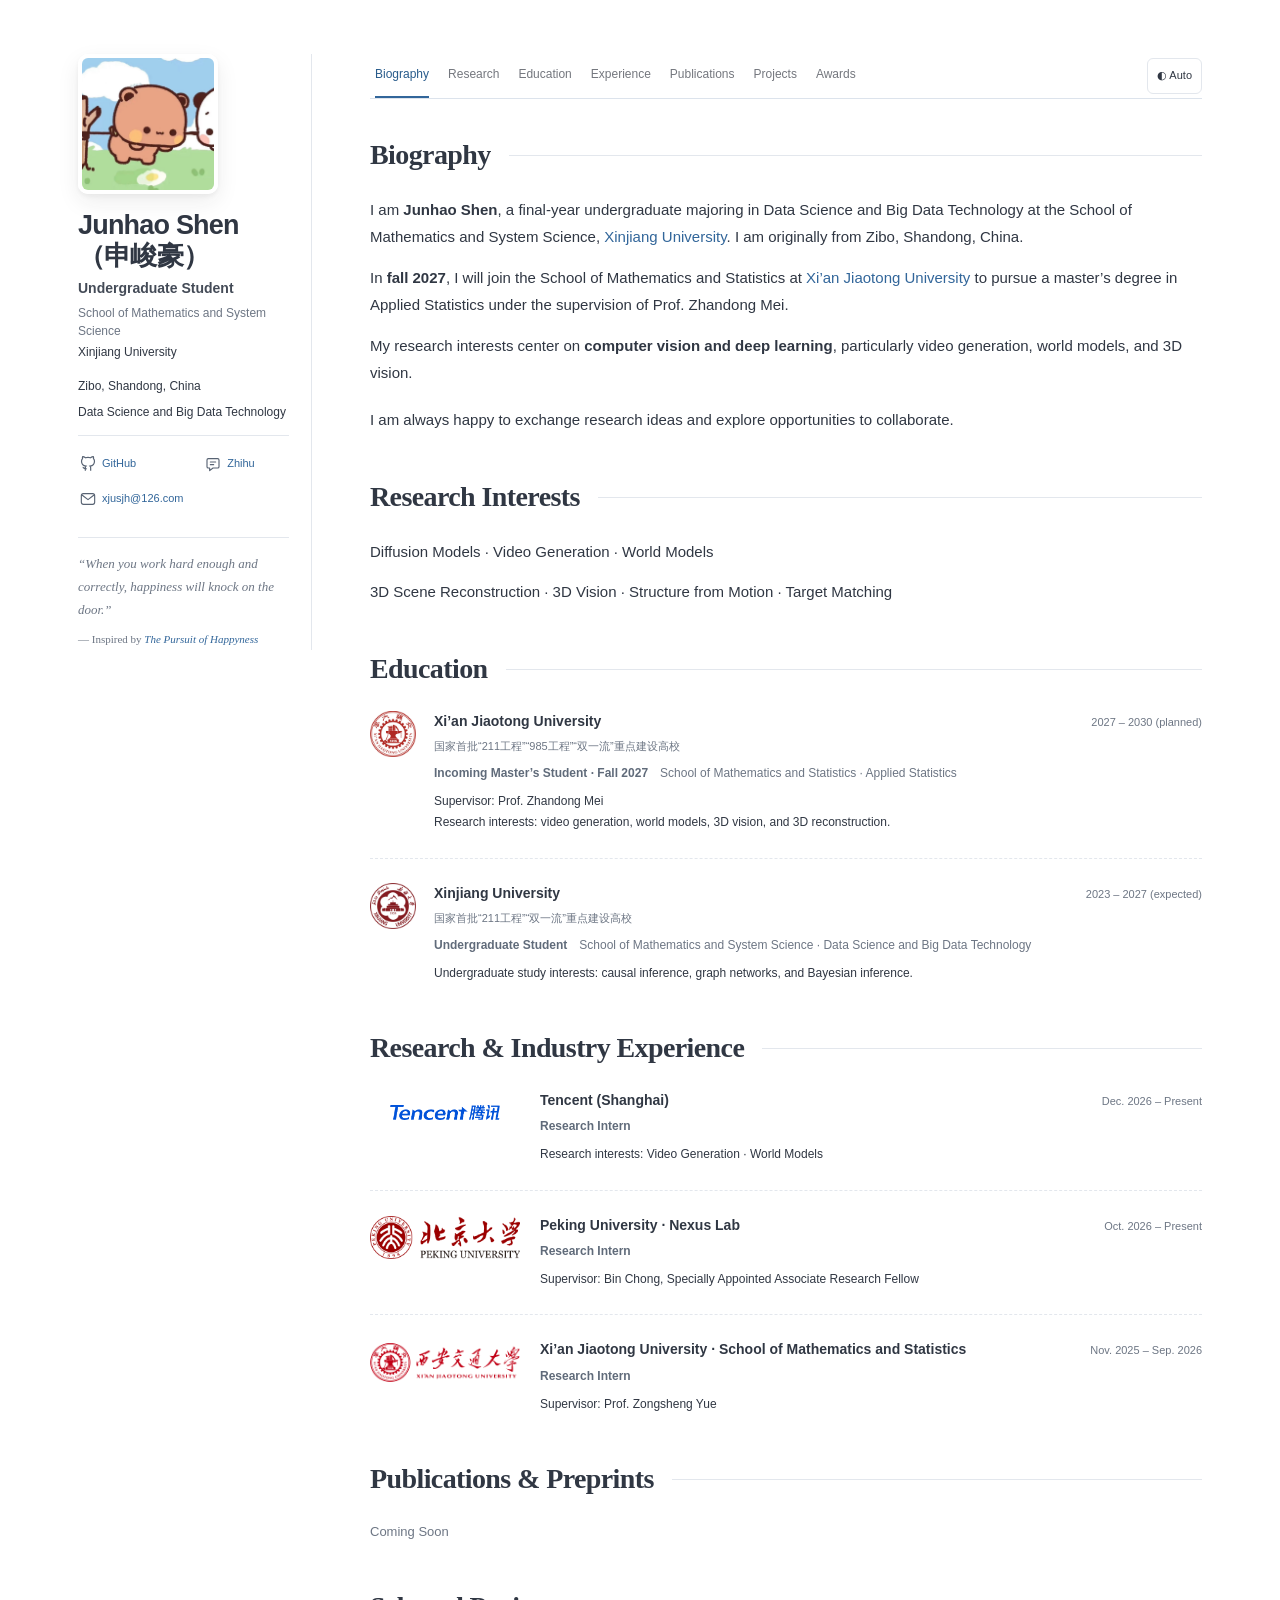
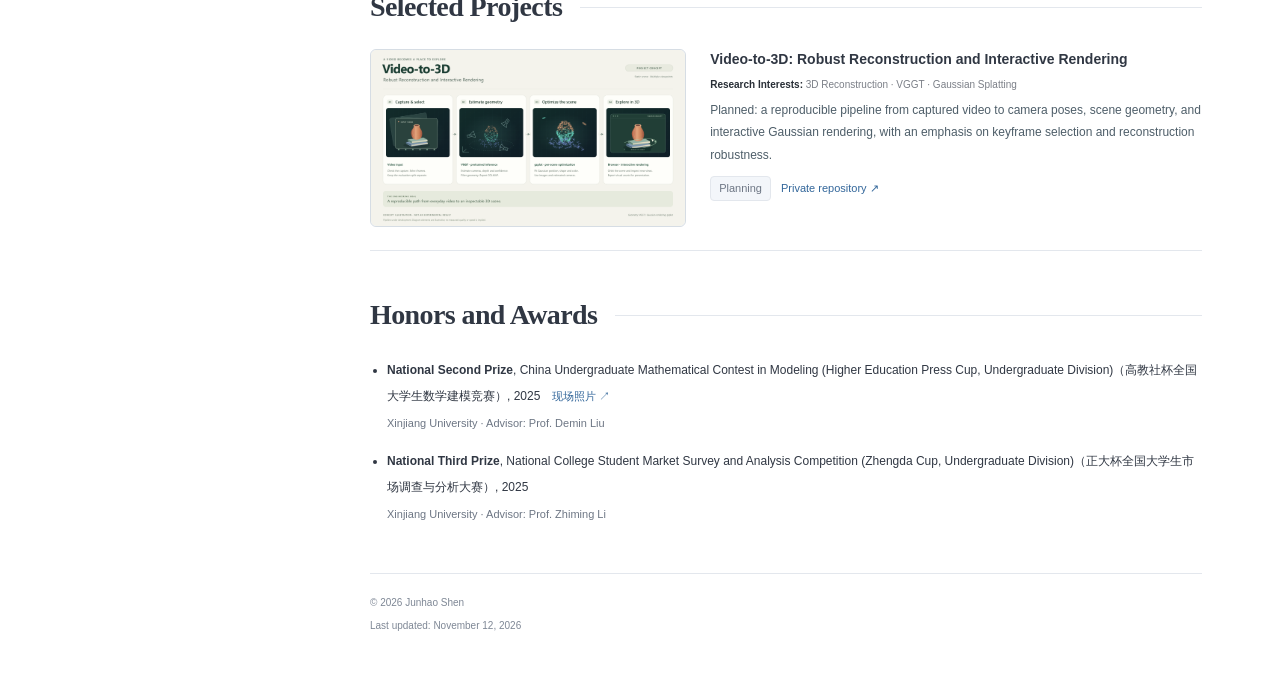
<file: index.html>
<!DOCTYPE html><html lang="en"><head>
  <meta charset="UTF-8">
  <script src="./js/theme.js"></script>
  <meta name="viewport" content="width=device-width, initial-scale=1.0">
  <title>Junhao Shen | Academic Homepage</title>
  <meta name="description" content="Academic homepage of Junhao Shen: computer vision, video generation, world models, and 3D reconstruction.">
  <meta name="author" content="Junhao Shen">
  <meta name="robots" content="noindex, nofollow">
  <link rel="icon" href="./img/favicon.svg" type="image/svg+xml">
  <link rel="stylesheet" href="./css/site.css">
  <link rel="stylesheet" href="./css/personal.css">
  <script src="./js/main.js" defer=""></script>
  <link rel="stylesheet" href="./css/theme.css">
</head>
<body>
<a class="skip-link" href="#about">Skip to content</a>
<div class="layout-wrapper">
  <aside class="sidebar">
    <div class="sidebar-card">
      <div class="profile-avatar"><img src="./img/avatar.jpg" alt="Illustrated avatar of Junhao Shen" width="140" height="140"></div>
      <h1 class="profile-name">Junhao Shen（申峻豪）</h1>
      <div class="profile-title">Undergraduate Student</div>
      <div class="profile-org">School of Mathematics and System Science</div>
      <div class="profile-dept">Xinjiang University</div>
      <ul class="profile-info-list"><li>Zibo, Shandong, China</li><li>Data Science and Big Data Technology</li></ul>
      <ul class="profile-social-list"><li><a href="https://github.com/J10veff" target="_blank" rel="noopener noreferrer"><svg class="profile-link-icon" viewBox="0 0 24 24" aria-hidden="true" fill="none" stroke="currentColor" stroke-width="1.8"><path d="M9 19c-4 1-4-2-6-2m12 5v-4a3.5 3.5 0 0 0-1-2.7c3.3-.4 6.7-1.6 6.7-7.3A5.7 5.7 0 0 0 19.2 4c.2-.9.2-2-.2-3 0 0-1.3-.4-4.2 1.6a14 14 0 0 0-7.6 0C4.3.6 3 1 3 1c-.4 1-.4 2.1-.2 3A5.7 5.7 0 0 0 1.3 8c0 5.7 3.4 6.9 6.7 7.3A3.5 3.5 0 0 0 7 18v4" transform="translate(1 0)"></path></svg><span id="github-label">GitHub</span></a></li><li><a href="https://www.zhihu.com/people/sir-19-12" target="_blank" rel="noopener noreferrer"><svg class="profile-link-icon" viewBox="0 0 24 24" aria-hidden="true" fill="none" stroke="currentColor" stroke-width="1.7" stroke-linecap="round" stroke-linejoin="round"><path d="M5 4h14a2 2 0 0 1 2 2v10a2 2 0 0 1-2 2h-7l-5 4v-4H5a2 2 0 0 1-2-2V6a2 2 0 0 1 2-2Z"/><path d="M8 9h8M8 13h5"/></svg><span>Zhihu</span></a></li><li class="social-email"><a href="mailto:xjusjh@126.com"><svg class="profile-link-icon" viewBox="0 0 24 24" aria-hidden="true" fill="none" stroke="currentColor" stroke-width="1.7" stroke-linecap="round" stroke-linejoin="round"><rect x="2" y="4" width="20" height="16" rx="3"/><path d="m3 6 9 7 9-7"/></svg><span>xjusjh@126.com</span></a></li></ul>
      <blockquote class="profile-motto">“When you work hard enough and correctly, happiness will knock on the door.”<span class="motto-source">— Inspired by <cite><a href="https://en.wikipedia.org/wiki/The_Pursuit_of_Happyness" target="_blank" rel="noopener noreferrer">The Pursuit of Happyness</a></cite></span></blockquote>
    </div>
  </aside>
  <main class="main-content-area">
    <div class="top-nav"><nav class="top-nav-links" aria-label="Homepage sections">
      <a href="#about" class="active">Biography</a><a href="#research">Research</a><a href="#education">Education</a><a href="#experience">Experience</a><a href="#publications">Publications</a><a href="#projects">Projects</a><a href="#awards">Awards</a>
    </nav><button class="theme-toggle" type="button" hidden aria-label="Change color theme">◐ Auto</button></div>
    <section class="section" id="about">
      <h2>Biography</h2>
      <p class="intro-lead">I am <strong>Junhao Shen</strong>, a final-year undergraduate majoring in Data Science and Big Data Technology at the School of Mathematics and System Science, <a href="https://www.xju.edu.cn/" target="_blank" rel="noopener noreferrer">Xinjiang University</a>. I am originally from Zibo, Shandong, China.</p>
      <p>In <strong>fall 2027</strong>, I will join the School of Mathematics and Statistics at <a href="https://www.xjtu.edu.cn/" target="_blank" rel="noopener noreferrer">Xi’an Jiaotong University</a> to pursue a master’s degree in Applied Statistics under the supervision of Prof. Zhandong Mei.</p>
      <p>My research interests center on <strong>computer vision and deep learning</strong>, particularly video generation, world models, and 3D vision.</p>
      <p class="contact-note">I am always happy to exchange research ideas and explore opportunities to collaborate.</p>
    </section>
    <section class="section" id="research">
      <h2>Research Interests</h2>
      <p>Diffusion Models · Video Generation · World Models</p>
      <p>3D Scene Reconstruction · 3D Vision · Structure from Motion · Target Matching</p>
    </section>
    <section class="section" id="education">
      <h2>Education</h2>
      <ul class="edu-list">
        <li class="edu-card"><div class="edu-logo-wrap"><img class="edu-logo" src="./img/xian-jiaotong-university.png" alt="Xi’an Jiaotong University emblem" loading="lazy" width="46" height="46"></div><div class="edu-meta"><div class="edu-top"><span class="edu-org">Xi’an Jiaotong University</span><span class="edu-time">2027 – 2030 (planned)</span></div><p class="edu-distinction" lang="zh-CN">国家首批“211工程”“985工程”“双一流”重点建设高校</p><div class="edu-sub"><span class="edu-role">Incoming Master’s Student · Fall 2027</span><span class="edu-note">School of Mathematics and Statistics · Applied Statistics</span></div><div class="edu-desc">Supervisor: Prof. Zhandong Mei<br>Research interests: video generation, world models, 3D vision, and 3D reconstruction.</div></div></li>
        <li class="edu-card"><div class="edu-logo-wrap"><img class="edu-logo" src="./img/xinjiang-university.png" alt="Xinjiang University emblem" loading="lazy" width="46" height="46"></div><div class="edu-meta"><div class="edu-top"><span class="edu-org">Xinjiang University</span><span class="edu-time">2023 – 2027 (expected)</span></div><p class="edu-distinction" lang="zh-CN">国家首批“211工程”“双一流”重点建设高校</p><div class="edu-sub"><span class="edu-role">Undergraduate Student</span><span class="edu-note">School of Mathematics and System Science · Data Science and Big Data Technology</span></div><div class="edu-desc">Undergraduate study interests: causal inference, graph networks, and Bayesian inference.</div></div></li>
      </ul>
    </section>
    <section class="section" id="experience">
      <h2>Research &amp; Industry Experience</h2>
      <ul class="exp-list">
        <li class="exp-card"><img class="exp-logo exp-logo--tencent" src="./img/tencent-logo.png" alt="Tencent logo" loading="lazy" width="110" height="46"><div class="exp-meta"><div class="exp-top"><span class="exp-org">Tencent (Shanghai)</span><span class="exp-time">Dec. 2026 – Present</span></div><div class="exp-sub"><span class="exp-role">Research Intern</span></div><p class="exp-desc">Research interests: Video Generation · World Models</p></div></li>
        <li class="exp-card"><img class="exp-logo exp-logo--pku" src="./img/pku-horizontal.png" alt="Peking University emblem and wordmark" loading="lazy" width="150" height="46"><div class="exp-meta"><div class="exp-top"><span class="exp-org">Peking University · Nexus Lab</span><span class="exp-time">Oct. 2026 – Present</span></div><div class="exp-sub"><span class="exp-role">Research Intern</span></div><p class="exp-desc">Supervisor: Bin Chong, Specially Appointed Associate Research Fellow</p></div></li>
        <li class="exp-card"><img class="exp-logo exp-logo--xjtu" src="./img/xjtu-horizontal.png" alt="Xi&#8217;an Jiaotong University emblem and wordmark" loading="lazy" width="150" height="46"><div class="exp-meta"><div class="exp-top"><span class="exp-org">Xi’an Jiaotong University · School of Mathematics and Statistics</span><span class="exp-time">Nov. 2025 – Sep. 2026</span></div><div class="exp-sub"><span class="exp-role">Research Intern</span></div><p class="exp-desc">Supervisor: Prof. Zongsheng Yue</p></div></li>
      </ul>
    </section>
    <section class="section" id="publications">
      <h2>Publications &amp; Preprints</h2>
      <p class="empty-note">Coming Soon</p>
    </section>
    <section class="section" id="projects">
      <h2>Selected Projects</h2>
      <ul class="project-list">
        <li class="project-card project-card-preview">
          <div class="project-preview-placeholder project-preview-filled"><a href="./img/video-to-3d-concept.png" target="_blank" rel="noopener noreferrer" aria-label="View full-size Video-to-3D project preview"><img src="./img/video-to-3d-concept.png" alt="Video-to-3D project concept preview" width="1680" height="945" loading="lazy"></a></div>
          <div class="project-content">
            <h3 class="project-title">Video-to-3D: Robust Reconstruction and Interactive Rendering</h3>
            <span class="project-keywords"><strong>Research Interests:</strong> 3D Reconstruction · VGGT · Gaussian Splatting</span>
            <p class="project-desc">Planned: a reproducible pipeline from captured video to camera poses, scene geometry, and interactive Gaussian rendering, with an emphasis on keyframe selection and reconstruction robustness.</p>
            <div class="project-resources"><span class="project-status">Planning</span><a href="https://github.com/J10veff/video-to-3d" target="_blank" rel="noopener noreferrer">Private repository ↗</a></div>
          </div>
        </li>
        <li class="project-card project-card-preview" hidden>
          <div class="project-preview-placeholder" aria-hidden="true"></div>
          <div class="project-content">
            <h3 class="project-title">Streaming Video Generation: Latency and Memory Optimization</h3>
            <span class="project-keywords"><strong>Research Interests:</strong> Video Generation · Self Forcing · KV Cache</span>
            <p class="project-desc">Planned: benchmark and optimize autoregressive video generation based on Self Forcing, studying first-chunk latency, cache policies, decoding efficiency, and quality–speed trade-offs.</p>
            <div class="project-resources"><span class="project-status">Planning</span><a href="https://github.com/J10veff/streaming-video-generation" target="_blank" rel="noopener noreferrer">Private repository ↗</a></div>
          </div>
        </li>
        <li class="project-card project-card-preview" hidden>
          <div class="project-preview-placeholder" aria-hidden="true"></div>
          <div class="project-content">
            <h3 class="project-title">Action-Conditioned World Models: Persistent State and Physical Consistency</h3>
            <span class="project-keywords"><strong>Research Interests:</strong> Video World Models · Action Control · Physical Consistency</span>
            <p class="project-desc">Planned: investigate state persistence and physical consistency in action-conditioned video rollouts, focusing on scene revisits, occlusion, and accumulated generation drift.</p>
            <div class="project-resources"><span class="project-status">Planning</span><a href="https://github.com/J10veff/action-world-model" target="_blank" rel="noopener noreferrer">Private repository ↗</a></div>
          </div>
        </li>
      </ul>
    </section>
    <section class="section" id="awards">
      <h2>Honors and Awards</h2>
      <ul><li><strong>National Second Prize</strong>, China Undergraduate Mathematical Contest in Modeling (Higher Education Press Cup, Undergraduate Division)（高教社杯全国大学生数学建模竞赛）, 2025 <a class="award-photo-link" href="./cumcm-2025-photos.html" lang="zh-CN">现场照片 ↗</a><br><span class="award-detail">Xinjiang University · Advisor: Prof. Demin Liu</span></li><li><strong>National Third Prize</strong>, National College Student Market Survey and Analysis Competition (Zhengda Cup, Undergraduate Division)（正大杯全国大学生市场调查与分析大赛）, 2025<br><span class="award-detail">Xinjiang University · Advisor: Prof. Zhiming Li</span></li></ul>
    </section>
    <footer class="page-footer"><p>© 2026 Junhao Shen</p><p>Last updated: November 12, 2026</p></footer>
  </main>
</div>


</body></html>
</file>
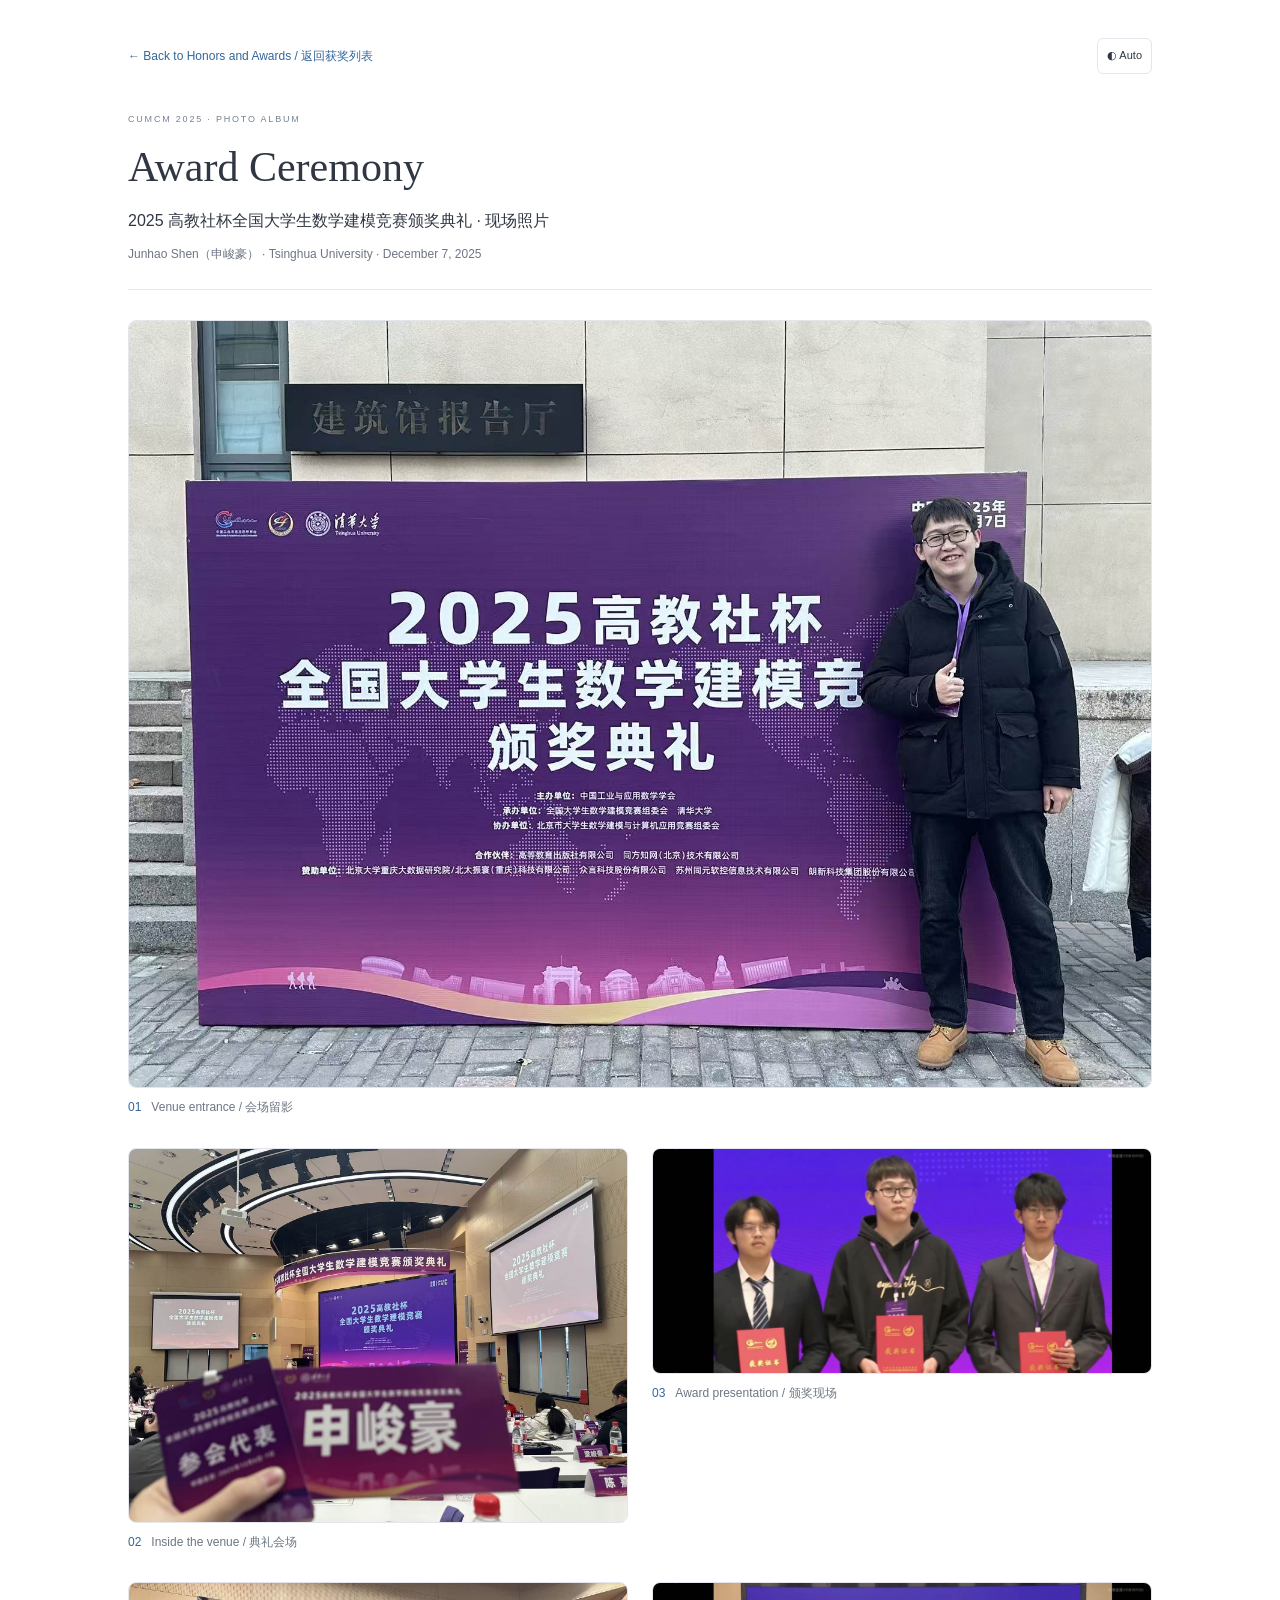
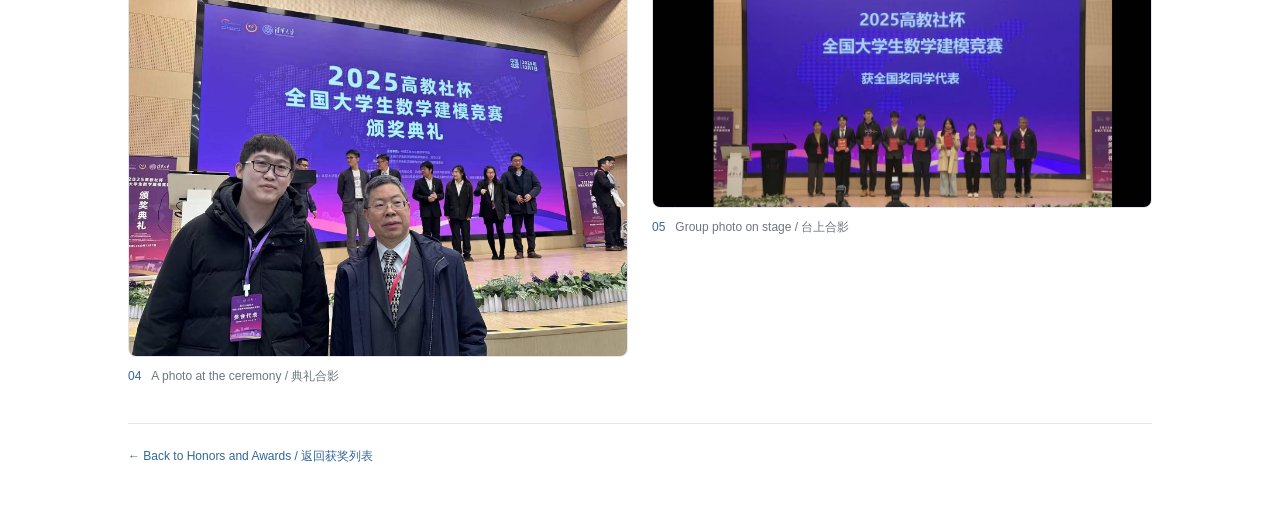
<file: cumcm-2025-photos.html>
<!DOCTYPE html>
<html lang="en">
<head>
  <meta charset="UTF-8">
  <script src="./js/theme.js"></script>
  <meta name="viewport" content="width=device-width, initial-scale=1.0">
  <meta name="robots" content="noindex, nofollow">
  <title>CUMCM 2025 · Ceremony Photos | Junhao Shen</title>
  <meta name="description" content="Photos from the 2025 China Undergraduate Mathematical Contest in Modeling award ceremony.">
  <link rel="icon" href="./img/favicon.svg" type="image/svg+xml">
  <link rel="stylesheet" href="./css/site.css">
  <link rel="stylesheet" href="./css/ceremony.css">
  <link rel="stylesheet" href="./css/theme.css">
</head>
<body>
  <main class="album">
    <div class="album-toolbar"><a class="back-link" href="./index.html#awards">← Back to Honors and Awards / 返回获奖列表</a><button class="theme-toggle" type="button" hidden aria-label="Change color theme">◐ Auto</button></div>
    <header class="album-header">
      <p class="eyebrow">CUMCM 2025 · PHOTO ALBUM</p>
      <h1>Award Ceremony</h1>
      <p class="album-subtitle" lang="zh-CN">2025 高教社杯全国大学生数学建模竞赛颁奖典礼 · 现场照片</p>
      <p class="album-meta">Junhao Shen（申峻豪） · Tsinghua University · December 7, 2025</p>
    </header>
    <div class="photo-gallery">
      <figure>
        <a href="./img/cumcm-2025/ceremony-01.jpg" target="_blank" rel="noopener" aria-label="Open photo 1 at full size"><img src="./img/cumcm-2025/ceremony-01.jpg" alt="Venue entrance / 会场留影" width="1702" height="1276" loading="eager"></a>
        <figcaption><span class="photo-number">01</span>Venue entrance / 会场留影</figcaption>
      </figure>
      <figure>
        <a href="./img/cumcm-2025/ceremony-02.jpg" target="_blank" rel="noopener" aria-label="Open photo 2 at full size"><img src="./img/cumcm-2025/ceremony-02.jpg" alt="Inside the venue / 典礼会场" width="1702" height="1276" loading="lazy"></a>
        <figcaption><span class="photo-number">02</span>Inside the venue / 典礼会场</figcaption>
      </figure>
      <figure>
        <a href="./img/cumcm-2025/ceremony-03.jpg" target="_blank" rel="noopener" aria-label="Open photo 3 at full size"><img src="./img/cumcm-2025/ceremony-03.jpg" alt="Award presentation / 颁奖现场" width="2200" height="990" loading="lazy"></a>
        <figcaption><span class="photo-number">03</span>Award presentation / 颁奖现场</figcaption>
      </figure>
      <figure>
        <a href="./img/cumcm-2025/ceremony-04.jpg" target="_blank" rel="noopener" aria-label="Open photo 4 at full size"><img src="./img/cumcm-2025/ceremony-04.jpg" alt="A photo at the ceremony / 典礼合影" width="1702" height="1276" loading="lazy"></a>
        <figcaption><span class="photo-number">04</span>A photo at the ceremony / 典礼合影</figcaption>
      </figure>
      <figure>
        <a href="./img/cumcm-2025/ceremony-05.jpg" target="_blank" rel="noopener" aria-label="Open photo 5 at full size"><img src="./img/cumcm-2025/ceremony-05.jpg" alt="Group photo on stage / 台上合影" width="2200" height="990" loading="lazy"></a>
        <figcaption><span class="photo-number">05</span>Group photo on stage / 台上合影</figcaption>
      </figure>
    </div>
    <footer class="album-footer"><a href="./index.html#awards">← Back to Honors and Awards / 返回获奖列表</a></footer>
  </main>
</body>
</html>
</file>
<file: css/site.css>
:root{--ink:#202d3a;--muted:#64717d;--accent:#1a645b;--line:#e2e8e5;--wash:#f1f6f3;--paper:#fff;--serif:Georgia,'Times New Roman','Songti SC',serif;--sans:-apple-system,BlinkMacSystemFont,'Segoe UI',Arial,'PingFang SC',sans-serif}
*{box-sizing:border-box}html{scroll-behavior:auto;scroll-padding-top:0}body{margin:0;background:#fcfdfb;color:var(--ink);font:15px/1.75 var(--sans)}a{color:var(--accent);text-decoration:none;text-underline-offset:4px}a:hover{text-decoration:underline}a:focus-visible,button:focus-visible,summary:focus-visible{outline:2px solid var(--accent);outline-offset:5px}img{display:block;max-width:100%}button{font:inherit;cursor:pointer}[hidden]{display:none!important}.skip-link{position:absolute;left:20px;top:-100px;background:white;padding:12px;z-index:999}.skip-link:focus{top:12px}
.layout-wrapper{max-width:1200px;margin:0 auto;padding:54px 38px 36px;display:grid;grid-template-columns:234px minmax(0,1fr);gap:66px;align-items:start}.sidebar{position:sticky;top:44px}.profile-avatar{margin-bottom:16px}.profile-avatar img{width:140px;height:140px;border-radius:20px;object-fit:cover;border:1px solid var(--line)}.profile-name{font-size:27px;letter-spacing:-1px;line-height:1.15;margin:0 0 4px}.profile-subname{color:var(--muted);font-size:16px;margin-bottom:12px;letter-spacing:3px}.profile-title{font-weight:650;font-size:14px}.profile-org,.profile-dept{font-size:12px;line-height:1.5;color:var(--muted);margin-top:3px}.profile-dept{color:var(--ink)}.profile-info-list,.profile-social-list{list-style:none;padding:0;margin:16px 0 0}.profile-info-list li{display:flex;align-items:flex-start;gap:8px;font-size:12px;margin-bottom:8px;line-height:1.5}.sr-only{position:absolute;width:1px;height:1px;padding:0;margin:-1px;overflow:hidden;clip:rect(0,0,0,0);white-space:nowrap;border:0}.profile-social-list{border-top:1px solid var(--line);padding-top:18px;display:flex;flex-wrap:wrap;gap:6px 16px;font-size:12px}.profile-social-list li{margin:0}
.main-content-area{min-width:0}.top-nav{position:sticky;top:0;z-index:10;background:rgba(252,253,251,.96);backdrop-filter:blur(12px);border-bottom:1px solid var(--line);margin-bottom:34px;padding:0 0 13px}.top-nav-links{display:flex;gap:5px;flex-wrap:wrap}.top-nav-links a{font-size:12px;font-weight:550;color:var(--muted);padding:7px 9px;border-radius:5px;white-space:nowrap}.top-nav-links a.active,.top-nav-links a:hover{background:var(--wash);color:var(--accent);text-decoration:none}.section{margin-bottom:46px;scroll-margin-top:85px}.section h2{font:normal 27px/1.3 var(--serif);letter-spacing:-.5px;margin:0 0 22px;padding-bottom:12px;border-bottom:1px solid var(--line)}p{margin:0 0 14px}.eyebrow{font-size:10px;letter-spacing:1.7px;font-weight:650;color:var(--accent)}.contact-note{font-size:13px;color:var(--muted);margin-top:20px}.section-note{font-size:12px;color:var(--muted);margin-top:-12px;margin-bottom:24px}
.news-list{padding:0;list-style:none;margin:0}.news-item{display:grid;grid-template-columns:96px minmax(0,1fr);gap:12px;align-items:start;margin:0 0 10px;font-size:13px}.news-date{font-size:11px;font-weight:600;white-space:nowrap;color:var(--ink);padding-top:2px;font-variant-numeric:tabular-nums}.news-item:first-child strong{color:var(--accent)}
.pub-list{list-style:none;margin:0;padding:0}.publication-entry{display:grid;grid-template-columns:minmax(0,36%) minmax(0,1fr);gap:24px;padding:0 0 27px;margin:0 0 27px;border-bottom:1px solid var(--line)}.publication-entry:last-child{border:0;margin-bottom:0}.publication-media{display:block;position:relative;align-self:start;border:1px solid var(--line);border-radius:8px;background:var(--paper);overflow:hidden}.publication-media:hover{text-decoration:none;border-color:#9cb7af}.publication-media img{display:block;width:100%;height:auto}.venue-badge{position:absolute;top:8px;left:8px;z-index:1;box-shadow:0 1px 5px rgba(32,45,58,.12);display:inline-block;background:var(--wash);color:var(--accent);font-size:10px;line-height:1.5;padding:3px 8px;border-radius:4px;font-weight:700;letter-spacing:.3px}.venue-badge--conference{background:#e7f0ec}.paper-title{font-weight:650;font-size:15px;line-height:1.5;display:block;margin:0 0 9px}.paper-authors{display:block;color:var(--muted);font-size:12px;line-height:1.8}.paper-authors strong{color:var(--ink);font-weight:650}.paper-venue{display:block;font-size:11px;font-style:italic;color:var(--muted);margin:7px 0}.paper-actions{display:flex;gap:6px;flex-wrap:wrap;margin-top:12px}.paper-action{border:1px solid #d6e1dc;border-radius:4px;padding:3px 9px;color:var(--accent);background:white;font-size:10px;line-height:1.8}.paper-action:hover,.paper-action[aria-expanded=true]{background:var(--wash);text-decoration:none}.bibtex-panel{position:relative;margin-top:12px;background:var(--wash);padding:38px 12px 10px;border-radius:6px}.bibtex-panel pre{font-size:10px;line-height:1.7;white-space:pre-wrap;overflow-wrap:anywhere;margin:0}.copy-bib{position:absolute;right:10px;top:7px;border:1px solid var(--line);border-radius:4px;background:white;padding:2px 9px;font-size:10px;color:var(--accent)}.ongoing-research{padding:13px 16px;background:var(--wash);border-radius:6px;font-size:12px}.ongoing-research summary{cursor:pointer;color:var(--accent);font-weight:600}.ongoing-research h3{font-size:13px;line-height:1.6;margin:14px 0 8px}.ongoing-research p{margin-bottom:8px}
.edu-list,.exp-list,.project-list{list-style:none;margin:0;padding:0}.edu-card,.exp-card{display:flex;align-items:flex-start;gap:18px;padding:0 0 24px;margin:0 0 24px;border-bottom:1px solid var(--line)}.edu-card:last-child,.exp-card:last-child{border:0;margin:0;padding-bottom:0}.edu-logo-wrap{width:46px;flex:0 0 46px}.edu-logo,.exp-logo{width:46px;height:46px;object-fit:contain;border-radius:6px}.exp-logo{flex:0 0 46px}.edu-meta,.exp-meta{min-width:0;flex:1}.edu-top,.exp-top{display:flex;gap:8px;justify-content:space-between;align-items:baseline}.edu-org,.exp-org{font-size:14px;line-height:1.5;font-weight:650}.edu-time,.exp-time{white-space:nowrap;font-size:11px;color:var(--muted);font-variant-numeric:tabular-nums}.edu-sub,.exp-sub{font-size:12px;color:var(--muted);display:flex;flex-wrap:wrap;gap:2px 12px;margin:5px 0}.edu-role,.exp-role{font-weight:550;color:var(--accent)}.edu-desc,.exp-desc{font-size:12px;line-height:1.8;margin:7px 0 0}.exp-desc-list{padding-left:16px;font-size:12px;margin:10px 0 0}.exp-desc-list li{margin-bottom:6px;line-height:1.8}
.project-card{display:grid;grid-template-columns:130px minmax(0,1fr);gap:20px;padding:0 0 23px;margin:0 0 23px;border-bottom:1px solid var(--line)}.project-card:last-child{border:0;margin:0;padding-bottom:0}.project-thumb{width:130px;border:1px solid var(--line);border-radius:6px;overflow:hidden;background:white}.project-img{width:100%;height:100px;object-fit:contain}.project-content{min-width:0}.project-title{font-size:14px;line-height:1.5;font-weight:650;margin:0;color:var(--ink)}.project-links-inline{font-size:11px;margin-left:6px}.project-keywords{display:block;font-size:10px;color:var(--accent);margin:6px 0}.project-keywords i{font-style:normal}.project-desc{display:block;font-size:12px;line-height:1.85;margin:6px 0 0;color:#4e5e69}.project-card-text{grid-template-columns:36px minmax(0,1fr);gap:16px}.project-index{font:italic 25px var(--serif);color:#9bb4a9}#awards ul{padding-left:17px;font-size:12px;line-height:2.2}.page-footer{border-top:1px solid var(--line);padding-top:20px;font-size:10px;color:var(--muted)}.page-footer p{margin-bottom:5px}
@media(min-width:1400px){.layout-wrapper{padding-top:70px}}
@media(max-width:1000px){.layout-wrapper{gap:36px;padding:32px 26px;grid-template-columns:210px minmax(0,1fr)}.publication-entry{grid-template-columns:minmax(0,36%) minmax(0,1fr);gap:18px}.edu-top,.exp-top{flex-wrap:wrap}.top-nav-links a{padding:7px;font-size:11px}}
@media(max-width:760px){.layout-wrapper{display:block;padding:28px 22px}.sidebar{position:static;margin-bottom:30px}.sidebar-card{display:grid;grid-template-columns:100px minmax(0,1fr);gap:0 20px}.profile-avatar{grid-column:1;grid-row:1/6;margin:0}.profile-avatar img{width:100px;height:115px;border-radius:14px}.profile-name{font-size:26px}.profile-subname{font-size:15px;margin-bottom:10px}.profile-title,.profile-org,.profile-dept{font-size:12px}.profile-info-list{grid-column:1/-1;display:grid;gap:8px;margin-top:16px}.profile-info-list li{margin:0}.profile-social-list{grid-column:1/-1;margin-top:16px;padding-top:14px}.top-nav{margin-bottom:27px;padding-top:9px;overflow-x:auto}.top-nav-links{flex-wrap:nowrap;gap:4px}.top-nav-links a{font-size:11px;padding:6px 8px}.section{margin-bottom:36px}.section h2{font-size:25px}.publication-entry{grid-template-columns:minmax(0,36%) minmax(0,1fr);gap:18px}.edu-top,.exp-top{display:block}.edu-time,.exp-time{display:block;margin-top:4px}}
@media(max-width:480px){.layout-wrapper{padding:24px 18px}.publication-entry{grid-template-columns:1fr;gap:16px}.publication-media{width:100%}.paper-title{font-size:15px}.paper-actions{gap:8px}.paper-action{font-size:11px;padding:4px 11px}.news-item{grid-template-columns:1fr;gap:2px;margin-bottom:15px}.news-date{font-size:11px;padding-top:0}.project-card{grid-template-columns:96px minmax(0,1fr);gap:14px}.project-card-text{grid-template-columns:26px minmax(0,1fr)}.project-thumb{width:96px}.project-img{height:90px}.edu-card,.exp-card{gap:12px}.edu-logo-wrap,.exp-logo{width:36px;flex-basis:36px}.edu-logo,.exp-logo{height:36px}.eyebrow{font-size:9px;letter-spacing:1.1px}}
@media(prefers-reduced-motion:reduce){html{scroll-behavior:auto}}

/* Compact profile metadata and aligned icon links. */
.profile-info-list .profile-link-icon {
    margin-top: 1px;
}
.profile-info-list li:last-child {
    margin-bottom: 0;
}
.profile-social-list {
    display: grid;
    grid-template-columns: minmax(0, 1.4fr) minmax(0, 1fr);
    gap: 3px 8px;
    margin-top: 14px;
    padding-top: 12px;
}
.profile-social-list a {
    display: flex;
    align-items: center;
    gap: 8px;
    min-height: 32px;
    padding: 4px 2px;
    border-radius: 5px;
    line-height: 1.5;
    white-space: nowrap;
}
.profile-social-list a:hover {
    background: var(--wash);
    text-decoration: none;
}
.profile-link-icon {
    display: block;
    width: 16px;
    height: 16px;
    flex: 0 0 16px;
    color: var(--accent);
}
.profile-email {
    display: inline-flex;
    align-items: center;
    gap: 8px;
}
@media (max-width: 760px) {
    .sidebar { margin-bottom: 22px; }
    .sidebar-card { grid-template-columns: 92px minmax(0, 1fr); gap: 0 16px; }
    .profile-avatar { margin: 0; }
    .profile-avatar img { width: 92px; height: 100px; border-radius: 12px; }
    .profile-subname { margin-bottom: 8px; }
    .profile-social-list {
        grid-template-columns: repeat(2, minmax(0, 1fr));
        margin-top: 12px;
        padding-top: 10px;
    }
    .profile-social-list a { min-height: 36px; }
}

/* Publication resources: distinct colors and compact, icon-led actions. */
.publication-content { min-width: 0; }
.publication-media {
    transition: border-color 160ms ease, box-shadow 160ms ease, transform 160ms ease;
}
.publication-media::after {
    position: absolute;
    z-index: 1;
    top: -35%;
    bottom: -35%;
    left: -45%;
    width: 28%;
    background: linear-gradient(90deg, transparent, rgba(255,255,255,.72), transparent);
    content: "";
    opacity: 0;
    pointer-events: none;
    transform: skewX(-16deg);
}
.publication-media:hover, .publication-media:focus-visible {
    border-color: #aebdca;
    box-shadow: 0 7px 18px rgba(31,43,53,.1);
    transform: translateY(-1px);
}
.publication-media:hover::after, .publication-media:focus-visible::after {
    animation: paper-shine .72s ease-out;
}
@keyframes paper-shine {
    0% { left: -45%; opacity: 0; }
    18% { opacity: .72; }
    100% { left: 120%; opacity: 0; }
}
.venue-badge {
    z-index: 2;
    display: inline-flex;
    align-items: center;
    gap: 5px;
    border: 1px solid rgba(255,255,255,.24);
    border-radius: 3px;
    padding: 5px 8px;
    color: white;
    line-height: 1;
    box-shadow: 0 2px 9px rgba(20,31,40,.22);
    backdrop-filter: blur(6px);
}
.venue-badge::before {
    content: "";
    width: 4px;
    height: 4px;
    border-radius: 50%;
    background: currentColor;
    opacity: .8;
}
.venue-badge--conference { background: linear-gradient(135deg,rgba(81,73,111,.96),rgba(108,92,132,.93)); }
.venue-badge--journal { background: linear-gradient(135deg,rgba(44,85,114,.96),rgba(65,111,139,.93)); }
.paper-actions { gap: 6px; margin-top: 10px; }
.paper-action {
    display: inline-flex;
    align-items: center;
    justify-content: center;
    gap: 5px;
    min-height: 28px;
    padding: 4px 8px;
    border: 1px solid #cbd4da;
    border-radius: 5px;
    background: #f5f7f9;
    color: #374650;
    font-size: 11px;
    font-weight: 600;
    line-height: 1.2;
    text-decoration: none;
    transition: background-color .18s ease, border-color .18s ease, filter .18s ease;
}
.paper-action:hover, .paper-action:focus-visible {
    text-decoration: none;
    filter: brightness(.96);
    border-color: #9facb5;
}
.paper-icon { display: block; width: 14px; height: 14px; flex: 0 0 14px; }
.paper-action-arxiv, .paper-action-arxiv:hover {
    border-color: #dec3c8;
    background: #fbf4f5;
    color: #925d66;
}
.paper-action-alphaxiv, .paper-action-alphaxiv:hover {
    border-color: #d2d8dc;
    background: #f7f8f9;
    color: #495861;
}
.paper-action-code, .paper-action-code:hover {
    border-color: #cfd5da;
    background: #f4f5f6;
    color: #333c44;
}
.paper-action-pdf, .paper-action-pdf:hover {
    border-color: #dcc5c5;
    background: #faf4f4;
    color: #8c5558;
}
.paper-action-doi, .paper-action-doi:hover {
    border-color: #c5d5df;
    background: #f1f6f9;
    color: #35647f;
}
.paper-action.bib-toggle, .paper-action.bib-toggle:hover, .paper-action.bib-toggle[aria-expanded=true] {
    border-color: #d2ccda;
    background: #f6f4f8;
    color: #625a76;
}
.paper-metric {
    display: inline-flex;
    align-items: center;
    gap: 4px;
    padding-left: 6px;
    border-left: 1px solid #c9d1d6;
    color: #65727c;
    font-variant-numeric: tabular-nums;
}
.paper-metric .paper-icon { width: 12px; height: 12px; flex-basis: 12px; }
.repo-stars .paper-icon { fill: #bf9149; stroke: #bf9149; }
.bibtex-panel { border: 1px solid var(--line); border-left: 3px solid #625a76; background: #f6f8f9; }
.copy-bib { display: inline-flex; align-items: center; gap: 5px; }
.copy-bib .paper-icon { width: 12px; height: 12px; flex-basis: 12px; }
@media (prefers-reduced-motion: reduce) {
    .publication-media, .paper-action { transition: none; }
    .publication-media:hover, .publication-media:focus-visible { transform: none; }
    .publication-media::after { display: none; }
}

/* Editorial finish: white background, consistent typography, blue-gray accents. */
:root {
    --ink: #303743;
    --muted: #6d7684;
    --accent: #32669a;
    --line: #e3e7ed;
    --wash: #f3f6fa;
    --paper: #ffffff;
    --serif: 'Iowan Old Style', 'Palatino Linotype', 'Book Antiqua', Georgia, 'Songti SC', serif;
}
body { background: #ffffff; -webkit-font-smoothing: antialiased; }
.layout-wrapper { gap: 58px; }
.sidebar { padding-right: 22px; border-right: 1px solid var(--line); }
.profile-avatar img {
    border-radius: 10px;
    border: 4px solid #fff;
    box-shadow: 0 2px 5px rgba(40,38,32,.06), 0 8px 22px rgba(40,38,32,.08);
}
.profile-name { letter-spacing: -.8px; }
.profile-subname { font-family: var(--serif); letter-spacing: 2px; }
.profile-social-list { column-gap: 5px; font-size: 11px; }
.profile-social-list a { gap: 6px; }
.profile-link-icon { color: #586373; }
.profile-title { color: #444b57; }
.top-nav {
    background: #ffffff;
    padding: 0;
    margin-bottom: 38px;
    border-bottom-color: #dce3ec;
}
.top-nav-links { gap: 9px; }
.top-nav-links a {
    position: relative;
    padding: 10px 5px 12px;
    border-radius: 0;
    font-weight: 500;
    color: #74777e;
}
.top-nav-links a.active, .top-nav-links a:hover { background: transparent; color: #285b8b; }
.top-nav-links a::after {
    position: absolute;
    bottom: -1px;
    left: 5px;
    right: 5px;
    height: 2px;
    background: #32669a;
    content: '';
    transform: scaleX(0);
    transition: transform 160ms ease;
}
.top-nav-links a.active::after, .top-nav-links a:hover::after { transform: scaleX(1); }
.section { margin-bottom: 46px; }
.section h2 {
    display: flex;
    align-items: center;
    gap: 18px;
    border: 0;
    padding-bottom: 0;
    font-family: var(--serif);
    font-size: 28px;
    font-weight: 600;
    letter-spacing: -.6px;
    color: #303743;
    margin-bottom: 23px;
}
.section h2::after { content: ''; height: 1px; flex: 1; background: var(--line); }


.eyebrow { color: #758092; font-size: 9px; font-weight: 500; letter-spacing: 1.8px; }

#about > p { font-family: var(--sans); font-size: 15px; line-height: 1.8; color: var(--ink); }

#about a, .news-item a { text-decoration-color: #c5ced8; }
#about a:hover, .news-item a:hover { text-decoration: underline; }
.news-item { margin-bottom: 12px; }
.news-date { color: #748093; font-weight: 500; }
.news-item:first-child strong { color: #353d4c; }
.section-note { color: #748093; font-size: 11px; }
.publication-entry { gap: 24px; padding-bottom: 24px; margin-bottom: 25px; }
.publication-media {
    border-color: #e2dfd8;
    border-radius: 5px;
    box-shadow: 0 2px 6px rgba(47,41,29,.04);
}
.publication-media::after { display: none; }
.publication-media:hover, .publication-media:focus-visible {
    border-color: #b9c3cf;
    box-shadow: 0 5px 16px rgba(42,49,60,.10);
    transform: translateY(-2px);
}
.paper-title { font-size: 15px; line-height: 1.5; font-weight: 650; color: #282e36; }
.paper-authors { color: #767981; }
.paper-venue { color: #6c7787; }
.venue-badge { backdrop-filter: none; box-shadow: 0 2px 5px rgba(30,35,40,.15); font-weight: 600; }
.venue-badge--conference { background: #5c586c; }
.venue-badge--journal { background: #486176; }
.paper-action { border-radius: 3px; font-weight: 500; }
.ongoing-research { background: #f5f7fa; border: 1px solid #e3e7ed; border-radius: 4px; }
.ongoing-research summary { color: #606773; }
.edu-card, .exp-card { border-bottom-style: dashed; }
.edu-role, .exp-role { color: #606b7a; }
.project-index { color: #b6ada0; font-size: 28px; }
.project-keywords { color: #7b7f87; }
.page-footer { color: #7e8795; }
@media (max-width: 1000px) {
    .layout-wrapper { gap: 32px; }
    .sidebar { padding-right: 16px; }
    .profile-social-list { grid-template-columns: minmax(0,1fr); }
    .top-nav-links { gap: 6px; }
}
@media (max-width: 760px) {
    .sidebar { padding-right: 0; border-right: 0; }
    .profile-social-list { grid-template-columns: repeat(2,minmax(0,1fr)); font-size: 12px; }
    .top-nav { padding-top: 5px; margin-bottom: 30px; }
    .top-nav-links a { padding: 8px 5px 10px; }
    .section h2 { font-size: 26px; gap: 14px; }


}
@media (max-width: 480px) {
    .publication-entry { gap: 16px; }
    .news-item { margin-bottom: 17px; }
}
@media (prefers-reduced-motion: reduce) {
    .top-nav-links a::after { transition: none; }
    .publication-media:hover, .publication-media:focus-visible { transform: none; }
}
</file>
<file: css/personal.css>
.profile-avatar img{width:140px;height:180px;object-fit:cover;object-position:center 20%}.empty-note{font-size:13px;color:var(--muted)}.award-detail{color:var(--muted);font-size:11px}#awards li{margin-bottom:12px}.profile-info-list{overflow-wrap:anywhere}@media(max-width:760px){.profile-avatar img{width:92px;height:126px}.profile-avatar{grid-row:1/6}.top-nav-links{gap:12px}}@media print{.sidebar{position:static}.top-nav,.profile-social-list{display:none}.layout-wrapper{padding:0;grid-template-columns:180px minmax(0,1fr);gap:30px}.section{break-inside:avoid}.page-footer{margin-top:20px}@page{size:A4;margin:16mm}}

/* Keep navigation horizontally scrollable on small screens. */
.top-nav{display:flex;align-items:center;gap:16px;overflow:visible}
.top-nav-links{min-width:0;flex:1;flex-wrap:nowrap;overflow-x:auto;overflow-y:hidden;scrollbar-width:none;padding-bottom:1px}
.top-nav-links::-webkit-scrollbar{display:none}
.top-nav-links a:focus-visible{outline-offset:-3px}
.profile-subname{letter-spacing:.5px;font-size:13px}
@media(max-width:760px){.top-nav{gap:10px}.profile-avatar{grid-row:1/7}.section h2{overflow-wrap:anywhere}}
.profile-social-list .social-email{grid-column:1/-1}
.profile-motto{margin:22px 0 0;padding:14px 0 0;border-top:1px solid var(--line);font:italic 13px/1.8 var(--serif);color:var(--muted)}
.motto-source{display:block;margin-top:8px;font-size:11px;font-style:normal}
@media(max-width:760px){.profile-motto{grid-column:1/-1;margin-top:16px}}
.edu-distinction{font-size:11px;line-height:1.7;color:var(--muted);margin:5px 0 7px}
.profile-avatar img{width:140px;height:140px;object-fit:contain;object-position:center}
@media(max-width:760px){.profile-avatar img{width:92px;height:92px}}
.award-photo-link{display:inline-block;margin-left:8px;font-size:11px;white-space:nowrap}
.project-resources{display:flex;align-items:center;flex-wrap:wrap;gap:10px;margin-top:10px;font-size:11px}
.project-status{padding:2px 8px;border:1px solid var(--line);border-radius:4px;background:var(--wash);color:var(--muted)}
.project-card-preview{grid-template-columns:minmax(0,38%) minmax(0,1fr);gap:24px;align-items:start}
.project-preview-placeholder{width:100%;aspect-ratio:16/9;border:1px dashed #d6dde4;border-radius:6px;background:#f7f9fb}
.project-preview-placeholder img{display:block;width:100%;height:auto;border-radius:5px}
.project-preview-filled{aspect-ratio:auto;border-style:solid;overflow:hidden}
.project-preview-filled img{object-fit:contain}
.project-preview-filled a{display:block}
.project-card-preview .project-keywords strong{font-weight:600;color:#282e36}
@media(max-width:600px){.project-card-preview{grid-template-columns:minmax(0,1fr);gap:16px}}
/* A shared logo column keeps every experience's text on the same vertical axis. */
.exp-card{display:grid;grid-template-columns:150px minmax(0,1fr);column-gap:20px}
.exp-card>.exp-logo{justify-self:center}
.exp-logo--tencent{width:110px;border-radius:0}
.exp-logo--xjtu,.exp-logo--pku{width:150px;border-radius:0}
@media(max-width:760px){
  .exp-card{grid-template-columns:110px minmax(0,1fr);column-gap:16px}
  .exp-logo--tencent{width:86px}
  .exp-logo--xjtu,.exp-logo--pku{width:110px}
}
@media(max-width:480px){
  .exp-card{grid-template-columns:96px minmax(0,1fr);column-gap:12px}
  .exp-logo--tencent{width:72px}
  .exp-logo--xjtu,.exp-logo--pku{width:96px}
}
</file>
<file: css/theme.css>
:root{--background:#fff;--heading:#282e36}
html[data-theme="dark"]{--background:#15191f;--paper:#1d232c;--ink:#e0e5ec;--heading:#edf1f7;--muted:#a6b0c0;--accent:#91bcea;--line:#333e4d;--wash:#222c38}
body,.top-nav{background:var(--background)}
.theme-toggle{flex-shrink:0;min-height:36px;padding:5px 9px;border:1px solid var(--line);border-radius:6px;background:var(--paper);color:var(--ink);font-size:11px;white-space:nowrap}
.theme-toggle:hover{background:var(--wash)}
.album-toolbar{display:flex;align-items:center;justify-content:space-between;gap:16px}
html[data-theme="dark"] .section h2,html[data-theme="dark"] .project-title,html[data-theme="dark"] .paper-title,html[data-theme="dark"] .project-card-preview .project-keywords strong{color:var(--heading)}
html[data-theme="dark"] .profile-title,html[data-theme="dark"] .profile-link-icon,html[data-theme="dark"] .edu-role,html[data-theme="dark"] .exp-role,html[data-theme="dark"] .project-desc{color:var(--ink)}
html[data-theme="dark"] .top-nav-links a,html[data-theme="dark"] .project-keywords,html[data-theme="dark"] .page-footer,html[data-theme="dark"] .section-note,html[data-theme="dark"] .eyebrow,html[data-theme="dark"] .paper-authors,html[data-theme="dark"] .paper-venue{color:var(--muted)}
html[data-theme="dark"] .top-nav{border-color:var(--line)}
html[data-theme="dark"] .top-nav-links a.active,html[data-theme="dark"] .top-nav-links a:hover{color:var(--accent)}
html[data-theme="dark"] .top-nav-links a::after{background:var(--accent)}
html[data-theme="dark"] .project-preview-placeholder,html[data-theme="dark"] .ongoing-research{background:var(--wash);border-color:var(--line)}
html[data-theme="dark"] .profile-avatar img{border-color:var(--paper)}
/* Preserve original brand colors and legibility on a neutral light backing. */
html[data-theme="dark"] .edu-logo-wrap,html[data-theme="dark"] .exp-logo{background:#fff;border-radius:6px}
html[data-theme="dark"] .exp-logo--tencent,html[data-theme="dark"] .exp-logo--pku,html[data-theme="dark"] .exp-logo--xjtu{padding:4px}
@media print{
  .theme-toggle{display:none!important}
  html[data-theme]{--background:#fff;--paper:#fff;--ink:#303743;--heading:#282e36;--muted:#6d7684;--accent:#32669a;--line:#e3e7ed;--wash:#f3f6fa;color-scheme:light!important}
}
</file>
<file: css/ceremony.css>
.album{max-width:1080px;margin:0 auto;padding:38px 28px 48px}
.back-link,.album-footer{font-size:12px}
.album-header{margin:38px 0 30px;padding-bottom:24px;border-bottom:1px solid var(--line)}
.album-header h1{font:normal 42px/1.2 var(--serif);margin:8px 0 15px}
.album-subtitle{font-size:16px;margin:0 0 9px}
.album-meta{font-size:12px;color:var(--muted);margin:0}
.photo-gallery{display:grid;grid-template-columns:repeat(2,minmax(0,1fr));gap:30px 24px;align-items:start}
.photo-gallery figure{margin:0;min-width:0}
.photo-gallery figure:first-child{grid-column:1/-1}
.photo-gallery a{display:block;border-radius:8px;overflow:hidden;background:var(--wash);border:1px solid var(--line)}
.photo-gallery img{width:100%;height:auto}
.photo-gallery figcaption{font-size:12px;color:var(--muted);padding-top:10px;line-height:1.6}
.photo-number{font-variant-numeric:tabular-nums;color:var(--accent);margin-right:10px}
.album-footer{margin-top:36px;padding-top:22px;border-top:1px solid var(--line)}
@media(max-width:640px){.album{padding:24px 18px 32px}.album-header{margin-top:28px}.album-header h1{font-size:32px}.album-subtitle{font-size:14px}.photo-gallery{grid-template-columns:1fr;gap:25px}}
</file>
